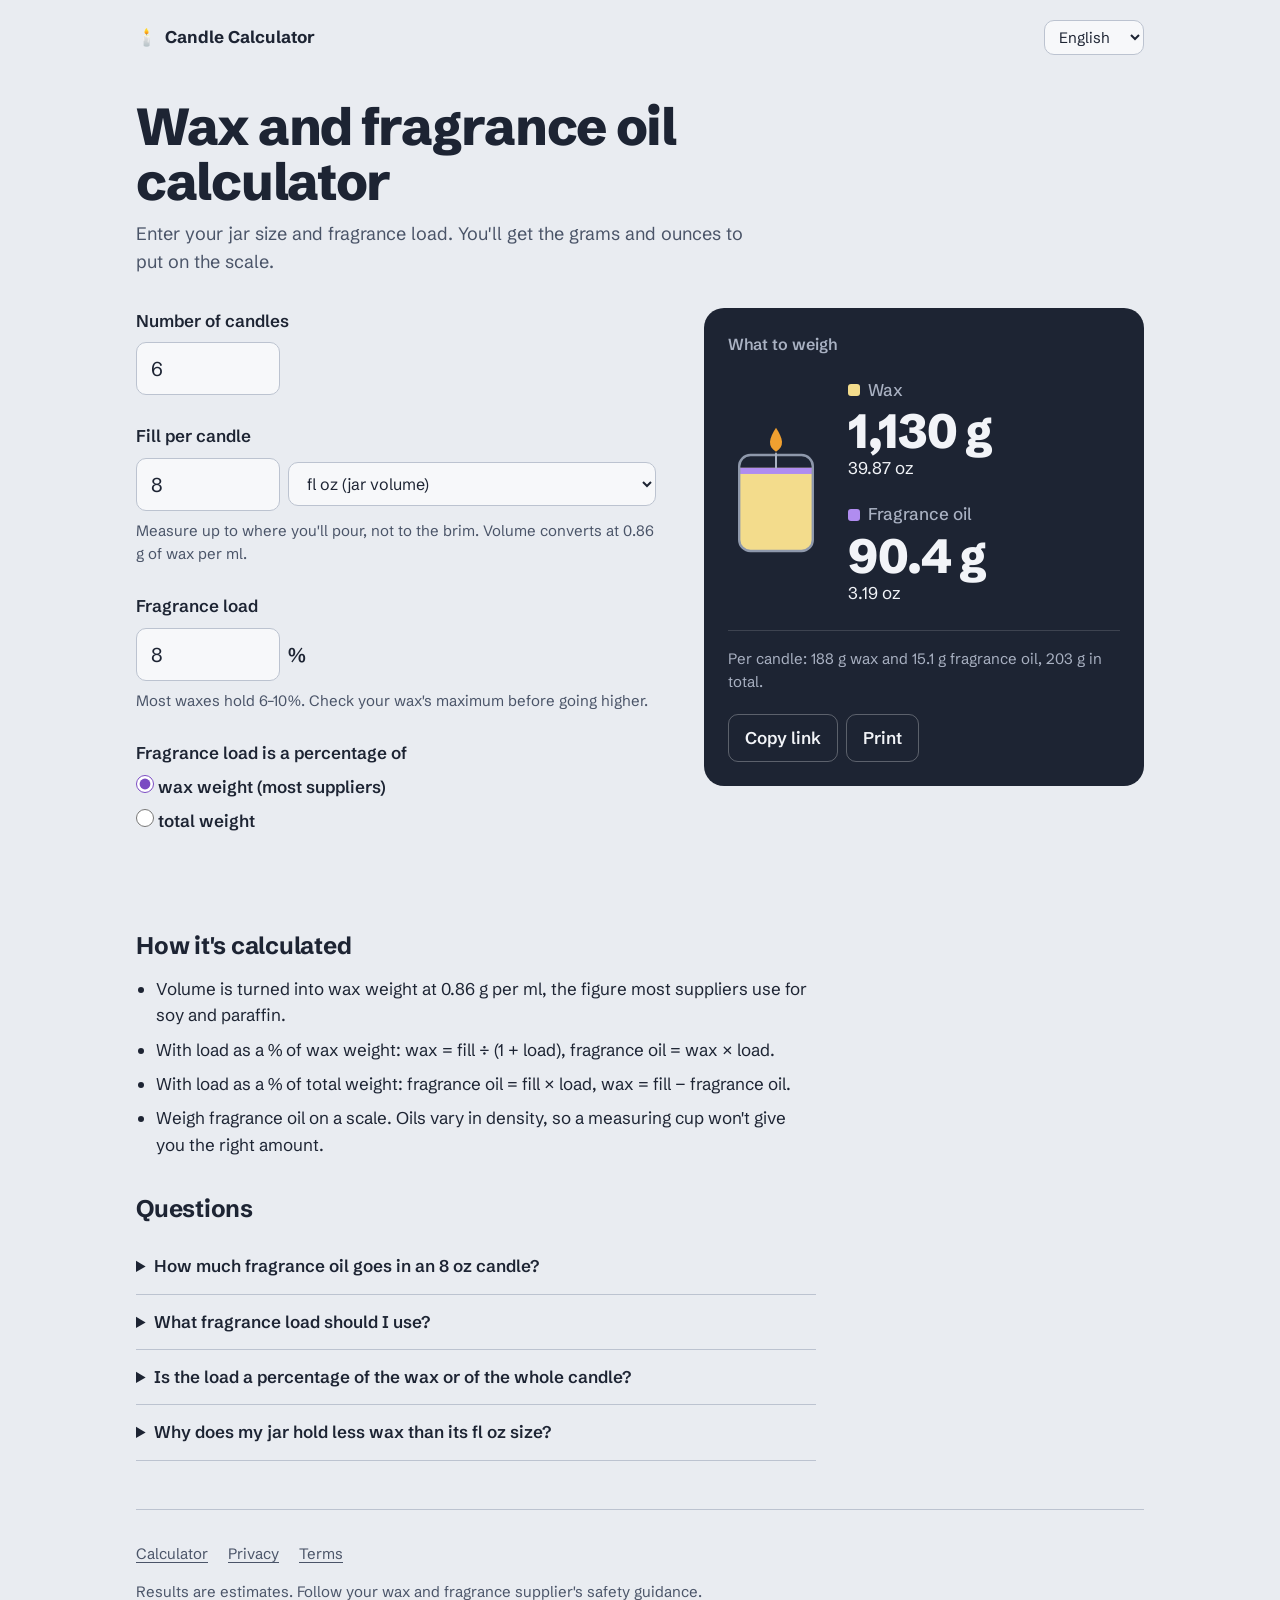
<file: public/index.html>
<!DOCTYPE html>
<html lang="en">
<head>
    <meta charset="UTF-8">
    <meta name="viewport" content="width=device-width, initial-scale=1">
    <title data-i18n="title">Candle Wax &amp; Fragrance Oil Calculator | Free, no sign-up</title>
    <meta name="description" data-i18n-content="metaDesc" content="Work out how much wax and fragrance oil to weigh for any number of candles. Enter your jar size and fragrance load, get grams and ounces.">
    <link rel="canonical" href="https://candle-calculator.com/">
    <link rel="alternate" hreflang="en" href="https://candle-calculator.com/">
    <link rel="alternate" hreflang="de" href="https://candle-calculator.com/?lang=de">
    <link rel="alternate" hreflang="fr" href="https://candle-calculator.com/?lang=fr">
    <link rel="alternate" hreflang="ja" href="https://candle-calculator.com/?lang=ja">
    <link rel="alternate" hreflang="x-default" href="https://candle-calculator.com/">
    <meta property="og:type" content="website">
    <meta property="og:url" content="https://candle-calculator.com/">
    <meta property="og:title" content="Candle Wax &amp; Fragrance Oil Calculator">
    <meta property="og:description" content="Grams and ounces of wax and fragrance oil for any number of candles. Free, no sign-up.">
    <meta property="og:image" content="https://candle-calculator.com/og-image.png">
    <meta property="og:image:width" content="1200">
    <meta property="og:image:height" content="630">
    <meta name="twitter:card" content="summary_large_image">
    <meta name="twitter:image" content="https://candle-calculator.com/og-image.png">
    <meta name="theme-color" content="#E9ECF1" media="(prefers-color-scheme: light)">
    <meta name="theme-color" content="#171B24" media="(prefers-color-scheme: dark)">
    <link rel="icon" href="data:image/svg+xml,<svg xmlns=%22http://www.w3.org/2000/svg%22 viewBox=%220 0 100 100%22><text y=%22.9em%22 font-size=%2290%22>🕯️</text></svg>">
    <link rel="preconnect" href="https://fonts.googleapis.com">
    <link rel="preconnect" href="https://fonts.gstatic.com" crossorigin>
    <link href="https://fonts.googleapis.com/css2?family=Schibsted+Grotesk:wght@400;500;600;700;800&display=swap" rel="stylesheet">
    <link rel="stylesheet" href="style.css">
    <script type="application/ld+json">
    {
        "@context": "https://schema.org",
        "@type": "WebApplication",
        "name": "Candle Calculator",
        "url": "https://candle-calculator.com/",
        "description": "Free calculator for candle wax and fragrance oil amounts by jar size and fragrance load.",
        "applicationCategory": "UtilitiesApplication",
        "operatingSystem": "Web Browser",
        "inLanguage": ["en", "de", "fr", "ja"],
        "offers": { "@type": "Offer", "price": "0", "priceCurrency": "USD" }
    }
    </script>
    <script async src="https://pagead2.googlesyndication.com/pagead/js/adsbygoogle.js?client=ca-pub-9629441899884488" crossorigin="anonymous"></script>
    <script src="script.js" defer></script>
</head>

<body>
    <div class="wrap">
        <header class="site">
            <a class="brand" href="./"><span aria-hidden="true">🕯️</span> <span data-i18n="siteName">Candle Calculator</span></a>
            <label class="lang">
                <span class="sr-only" data-i18n="langLabel">Language</span>
                <select id="lang">
                    <option value="en">English</option>
                    <option value="de">Deutsch</option>
                    <option value="fr">Français</option>
                    <option value="ja">日本語</option>
                </select>
            </label>
        </header>

        <main>
            <div class="intro">
                <h1 data-i18n="h1">Wax and fragrance oil calculator</h1>
                <p data-i18n="lede">Enter your jar size and fragrance load. You'll get the grams and ounces to put on the scale.</p>
            </div>

            <div class="tool">
                <form id="calc" novalidate>
                    <div class="field">
                        <label for="count" data-i18n="labelCount">Number of candles</label>
                        <input id="count" name="count" type="number" inputmode="numeric" min="1" step="1" value="6" required>
                    </div>

                    <div class="field">
                        <label for="fill" id="label-fill" data-i18n="labelFill">Fill per candle</label>
                        <div class="pair">
                            <input id="fill" name="fill" type="number" inputmode="decimal" min="0.01" step="any" value="8" required aria-describedby="hint-fill">
                            <select name="unit" aria-labelledby="label-fill">
                                <option value="floz" data-i18n="unitFloz">fl oz (jar volume)</option>
                                <option value="ml" data-i18n="unitMl">ml (jar volume)</option>
                                <option value="oz" data-i18n="unitOz">oz (weight)</option>
                                <option value="g" data-i18n="unitG">g (weight)</option>
                            </select>
                        </div>
                        <p class="hint" id="hint-fill" data-i18n="hintFill">Measure up to where you'll pour, not to the brim. Volume converts at 0.86 g of wax per ml.</p>
                    </div>

                    <div class="field">
                        <label for="load" data-i18n="labelLoad">Fragrance load</label>
                        <div class="pair pct">
                            <input id="load" name="load" type="number" inputmode="decimal" min="0" max="15" step="any" value="8" required aria-describedby="hint-load">
                            <span aria-hidden="true">%</span>
                        </div>
                        <p class="hint" id="hint-load" data-i18n="hintLoad">Most waxes hold 6–10%. Check your wax's maximum before going higher.</p>
                    </div>

                    <fieldset class="field">
                        <legend data-i18n="legendMethod">Fragrance load is a percentage of</legend>
                        <label class="radio"><input type="radio" name="method" value="wax" checked> <span data-i18n="methodWax">wax weight (most suppliers)</span></label>
                        <label class="radio"><input type="radio" name="method" value="total"> <span data-i18n="methodTotal">total weight</span></label>
                    </fieldset>
                </form>

                <section class="recipe" aria-labelledby="recipe-title">
                    <h2 id="recipe-title" data-i18n="resultsTitle">What to weigh</h2>
                    <div class="recipe-body">
                        <svg class="jar" viewBox="0 0 120 170" aria-hidden="true">
                            <defs><clipPath id="jar-clip"><rect x="14" y="40" width="92" height="120" rx="14"/></clipPath></defs>
                            <g clip-path="url(#jar-clip)">
                                <rect class="jar-wax" x="0" y="56" width="120" height="104"/>
                                <rect class="jar-oil" id="jar-oil" x="0" y="56" width="120" height="8"/>
                            </g>
                            <rect class="jar-glass" x="14" y="40" width="92" height="120" rx="14"/>
                            <line class="jar-wick" x1="60" y1="56" x2="60" y2="38"/>
                            <path class="jar-flame" d="M60 6 C69 20 71 29 60 36 C49 29 51 20 60 6Z"/>
                        </svg>
                        <dl class="amounts" aria-live="polite">
                            <div class="amount">
                                <dt><span class="swatch wax" aria-hidden="true"></span><span data-i18n="resWax">Wax</span></dt>
                                <dd><span class="big" id="out-wax">—</span><span class="small" id="out-wax-oz"></span></dd>
                            </div>
                            <div class="amount">
                                <dt><span class="swatch oil" aria-hidden="true"></span><span data-i18n="resFo">Fragrance oil</span></dt>
                                <dd><span class="big" id="out-fo">—</span><span class="small" id="out-fo-oz"></span></dd>
                            </div>
                        </dl>
                    </div>
                    <p class="each" id="out-each"></p>
                    <div class="actions">
                        <button type="button" id="copy" data-i18n="copyLink">Copy link</button>
                        <button type="button" id="print" data-i18n="print">Print</button>
                    </div>
                </section>
            </div>

            <section class="notes">
                <h2 data-i18n="howTitle">How it's calculated</h2>
                <ul>
                    <li data-i18n="how1">Volume is turned into wax weight at 0.86 g per ml, the figure most suppliers use for soy and paraffin.</li>
                    <li data-i18n="how2">With load as a % of wax weight: wax = fill ÷ (1 + load), fragrance oil = wax × load.</li>
                    <li data-i18n="how3">With load as a % of total weight: fragrance oil = fill × load, wax = fill − fragrance oil.</li>
                    <li data-i18n="how4">Weigh fragrance oil on a scale. Oils vary in density, so a measuring cup won't give you the right amount.</li>
                </ul>

                <h2 data-i18n="faqTitle">Questions</h2>
                <details>
                    <summary data-i18n="q1">How much fragrance oil goes in an 8 oz candle?</summary>
                    <p data-i18n="a1">An 8 fl oz jar holds about 203 g of wax. At an 8% load measured against wax weight, that's about 15 g (0.53 oz) of fragrance oil and 188 g (6.65 oz) of wax.</p>
                </details>
                <details>
                    <summary data-i18n="q2">What fragrance load should I use?</summary>
                    <p data-i18n="a2">Start at 6–8% for most soy and paraffin blends. Many waxes accept up to 10 or 12%, but past your wax's limit the oil seeps out onto the surface, which makers call sweating. Your supplier lists the maximum on the product page.</p>
                </details>
                <details>
                    <summary data-i18n="q3">Is the load a percentage of the wax or of the whole candle?</summary>
                    <p data-i18n="a3">Most suppliers mean the wax weight: an 8% load is 8 g of oil per 100 g of wax. Some makers calculate against the total weight instead, which gives slightly more oil. Pick the convention your recipe or supplier uses.</p>
                </details>
                <details>
                    <summary data-i18n="q4">Why does my jar hold less wax than its fl oz size?</summary>
                    <p data-i18n="a4">Fl oz measures volume, and wax is lighter than water. One fluid ounce of melted wax weighs about 0.9 oz, so an 8 fl oz jar takes roughly 7.2 oz of wax. Jars are also sold by brim capacity, and you'll pour below the rim.</p>
                </details>
            </section>
        </main>

        <footer class="site">
            <nav>
                <a href="./" data-i18n="footerHome">Calculator</a>
                <a href="privacy.html" data-i18n="footerPrivacy">Privacy</a>
                <a href="terms.html" data-i18n="footerTerms">Terms</a>
            </nav>
            <p data-i18n="footerNote">Results are estimates. Follow your wax and fragrance supplier's safety guidance.</p>
        </footer>
    </div>
</body>
</html>
</file>
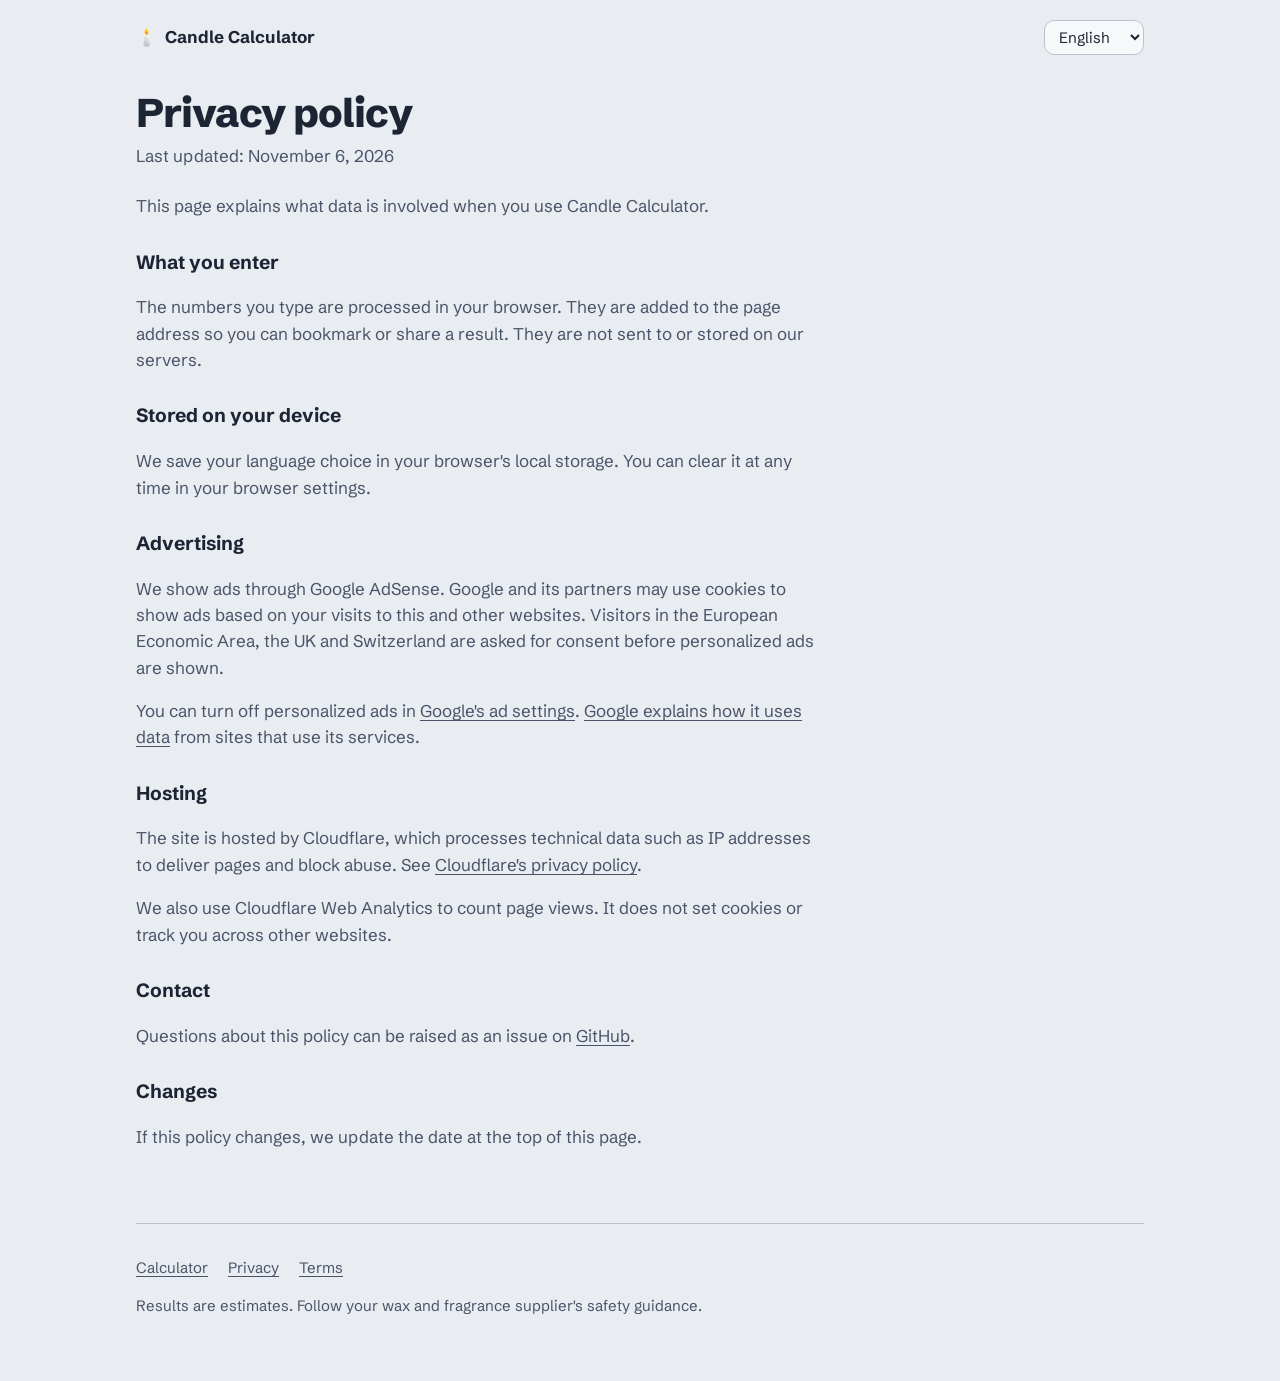
<file: public/privacy.html>
<!DOCTYPE html>
<html lang="en">
<head>
    <meta charset="UTF-8">
    <meta name="viewport" content="width=device-width, initial-scale=1">
    <title data-i18n="privacyTitle">Privacy policy | Candle Calculator</title>
    <meta name="description" content="How Candle Calculator handles data: what stays in your browser, cookies used by Google AdSense, and hosting by Cloudflare.">
    <link rel="canonical" href="https://candle-calculator.com/privacy">
    <meta name="theme-color" content="#E9ECF1" media="(prefers-color-scheme: light)">
    <meta name="theme-color" content="#171B24" media="(prefers-color-scheme: dark)">
    <link rel="icon" href="data:image/svg+xml,<svg xmlns=%22http://www.w3.org/2000/svg%22 viewBox=%220 0 100 100%22><text y=%22.9em%22 font-size=%2290%22>🕯️</text></svg>">
    <link rel="preconnect" href="https://fonts.googleapis.com">
    <link rel="preconnect" href="https://fonts.gstatic.com" crossorigin>
    <link href="https://fonts.googleapis.com/css2?family=Schibsted+Grotesk:wght@400;500;600;700;800&display=swap" rel="stylesheet">
    <link rel="stylesheet" href="style.css">
    <script src="script.js" defer></script>
</head>

<body>
    <div class="wrap">
        <header class="site">
            <a class="brand" href="./"><span aria-hidden="true">🕯️</span> <span data-i18n="siteName">Candle Calculator</span></a>
            <label class="lang">
                <span class="sr-only" data-i18n="langLabel">Language</span>
                <select id="lang">
                    <option value="en">English</option>
                    <option value="de">Deutsch</option>
                    <option value="fr">Français</option>
                    <option value="ja">日本語</option>
                </select>
            </label>
        </header>

        <main class="legal">
            <div class="lang-block" data-lang="en">
                <h1>Privacy policy</h1>
                <p class="updated">Last updated: November 6, 2026</p>
                <p>This page explains what data is involved when you use Candle Calculator.</p>
                <h2>What you enter</h2>
                <p>The numbers you type are processed in your browser. They are added to the page address so you can bookmark or share a result. They are not sent to or stored on our servers.</p>
                <h2>Stored on your device</h2>
                <p>We save your language choice in your browser's local storage. You can clear it at any time in your browser settings.</p>
                <h2>Advertising</h2>
                <p>We show ads through Google AdSense. Google and its partners may use cookies to show ads based on your visits to this and other websites. Visitors in the European Economic Area, the UK and Switzerland are asked for consent before personalized ads are shown.</p>
                <p>You can turn off personalized ads in <a href="https://adssettings.google.com">Google's ad settings</a>. <a href="https://policies.google.com/technologies/partner-sites">Google explains how it uses data</a> from sites that use its services.</p>
                <h2>Hosting</h2>
                <p>The site is hosted by Cloudflare, which processes technical data such as IP addresses to deliver pages and block abuse. See <a href="https://www.cloudflare.com/privacypolicy/">Cloudflare's privacy policy</a>.</p>
                <p>We also use Cloudflare Web Analytics to count page views. It does not set cookies or track you across other websites.</p>
                <h2>Contact</h2>
                <p>Questions about this policy can be raised as an issue on <a href="https://github.com/johanjun/candle-calculator/issues">GitHub</a>.</p>
                <h2>Changes</h2>
                <p>If this policy changes, we update the date at the top of this page.</p>
            </div>

            <div class="lang-block" data-lang="de" hidden>
                <h1>Datenschutzerklärung</h1>
                <p class="updated">Stand: 6. November 2026</p>
                <p>Diese Seite erklärt, welche Daten bei der Nutzung des Kerzenrechners anfallen.</p>
                <h2>Deine Eingaben</h2>
                <p>Die Zahlen, die du eingibst, werden in deinem Browser verarbeitet. Sie werden an die Seitenadresse angehängt, damit du ein Ergebnis speichern oder teilen kannst. Sie werden nicht an unsere Server gesendet oder dort gespeichert.</p>
                <h2>Auf deinem Gerät gespeichert</h2>
                <p>Wir speichern deine Sprachwahl im lokalen Speicher deines Browsers. Du kannst sie jederzeit in den Browsereinstellungen löschen.</p>
                <h2>Werbung</h2>
                <p>Wir zeigen Anzeigen über Google AdSense. Google und seine Partner können Cookies verwenden, um Anzeigen auf Basis deiner Besuche auf dieser und anderen Websites zu zeigen. Besucher aus dem Europäischen Wirtschaftsraum, dem Vereinigten Königreich und der Schweiz werden vor personalisierten Anzeigen um ihre Einwilligung gebeten.</p>
                <p>Personalisierte Anzeigen kannst du in den <a href="https://adssettings.google.com">Anzeigeneinstellungen von Google</a> deaktivieren. <a href="https://policies.google.com/technologies/partner-sites">Google erklärt hier</a>, wie es Daten von Websites nutzt, die seine Dienste einsetzen.</p>
                <h2>Hosting</h2>
                <p>Die Website wird von Cloudflare gehostet. Cloudflare verarbeitet technische Daten wie IP-Adressen, um Seiten auszuliefern und Missbrauch abzuwehren. Siehe <a href="https://www.cloudflare.com/privacypolicy/">Datenschutzerklärung von Cloudflare</a>.</p>
                <p>Außerdem nutzen wir Cloudflare Web Analytics, um Seitenaufrufe zu zählen. Es setzt keine Cookies und verfolgt dich nicht über andere Websites hinweg.</p>
                <h2>Kontakt</h2>
                <p>Fragen zu dieser Erklärung kannst du als Issue auf <a href="https://github.com/johanjun/candle-calculator/issues">GitHub</a> stellen.</p>
                <h2>Änderungen</h2>
                <p>Wenn sich diese Erklärung ändert, passen wir das Datum oben auf dieser Seite an.</p>
            </div>

            <div class="lang-block" data-lang="fr" hidden>
                <h1>Politique de confidentialité</h1>
                <p class="updated">Dernière mise à jour : 6 novembre 2026</p>
                <p>Cette page explique quelles données sont concernées lorsque vous utilisez le Calculateur de bougies.</p>
                <h2>Ce que vous saisissez</h2>
                <p>Les nombres que vous saisissez sont traités dans votre navigateur. Ils sont ajoutés à l'adresse de la page pour que vous puissiez enregistrer ou partager un résultat. Ils ne sont ni envoyés ni stockés sur nos serveurs.</p>
                <h2>Stocké sur votre appareil</h2>
                <p>Nous enregistrons votre choix de langue dans le stockage local de votre navigateur. Vous pouvez l'effacer à tout moment dans les réglages du navigateur.</p>
                <h2>Publicité</h2>
                <p>Nous affichons des annonces via Google AdSense. Google et ses partenaires peuvent utiliser des cookies pour afficher des annonces en fonction de vos visites sur ce site et sur d'autres. Les visiteurs de l'Espace économique européen, du Royaume-Uni et de la Suisse sont invités à donner leur consentement avant l'affichage d'annonces personnalisées.</p>
                <p>Vous pouvez désactiver les annonces personnalisées dans les <a href="https://adssettings.google.com">paramètres des annonces Google</a>. <a href="https://policies.google.com/technologies/partner-sites">Google explique ici</a> comment il utilise les données des sites qui utilisent ses services.</p>
                <h2>Hébergement</h2>
                <p>Le site est hébergé par Cloudflare, qui traite des données techniques comme l'adresse IP pour distribuer les pages et bloquer les abus. Voir la <a href="https://www.cloudflare.com/privacypolicy/">politique de confidentialité de Cloudflare</a>.</p>
                <p>Nous utilisons aussi Cloudflare Web Analytics pour compter les pages vues. Cet outil ne dépose pas de cookies et ne vous suit pas sur d'autres sites.</p>
                <h2>Contact</h2>
                <p>Pour toute question sur cette politique, ouvrez une issue sur <a href="https://github.com/johanjun/candle-calculator/issues">GitHub</a>.</p>
                <h2>Modifications</h2>
                <p>Si cette politique change, nous mettons à jour la date en haut de cette page.</p>
            </div>

            <div class="lang-block" data-lang="ja" hidden>
                <h1>プライバシーポリシー</h1>
                <p class="updated">最終更新日：2026年11月6日</p>
                <p>このページでは、キャンドル計算機の利用時に扱われるデータについて説明します。</p>
                <h2>入力した内容</h2>
                <p>入力した数値はブラウザ内で処理されます。結果をブックマークや共有できるよう、ページのアドレスに追加されます。当サイトのサーバーに送信・保存されることはありません。</p>
                <h2>端末に保存される情報</h2>
                <p>選択した言語をブラウザのローカルストレージに保存します。ブラウザの設定からいつでも削除できます。</p>
                <h2>広告</h2>
                <p>当サイトはGoogle AdSenseで広告を表示しています。Googleとそのパートナーは、当サイトや他のサイトへのアクセス情報に基づいて広告を表示するためにCookieを使用することがあります。欧州経済領域、英国、スイスからのアクセスでは、パーソナライズ広告の表示前に同意を求めます。</p>
                <p>パーソナライズ広告は<a href="https://adssettings.google.com">Googleの広告設定</a>で無効にできます。Googleによるデータの利用方法は<a href="https://policies.google.com/technologies/partner-sites">こちら</a>で確認できます。</p>
                <h2>ホスティング</h2>
                <p>当サイトはCloudflareでホストされています。Cloudflareはページの配信と不正アクセスの防止のため、IPアドレスなどの技術データを処理します。詳しくは<a href="https://www.cloudflare.com/privacypolicy/">Cloudflareのプライバシーポリシー</a>をご覧ください。</p>
                <p>また、ページビューの集計にCloudflare Web Analyticsを使用しています。Cookieは使用せず、他のサイトをまたいだ追跡も行いません。</p>
                <h2>お問い合わせ</h2>
                <p>このポリシーに関するご質問は、<a href="https://github.com/johanjun/candle-calculator/issues">GitHub</a>のIssueでお寄せください。</p>
                <h2>変更</h2>
                <p>このポリシーを変更した場合は、ページ上部の日付を更新します。</p>
            </div>
        </main>

        <footer class="site">
            <nav>
                <a href="./" data-i18n="footerHome">Calculator</a>
                <a href="privacy.html" data-i18n="footerPrivacy">Privacy</a>
                <a href="terms.html" data-i18n="footerTerms">Terms</a>
            </nav>
            <p data-i18n="footerNote">Results are estimates. Follow your wax and fragrance supplier's safety guidance.</p>
        </footer>
    </div>
</body>
</html>
</file>
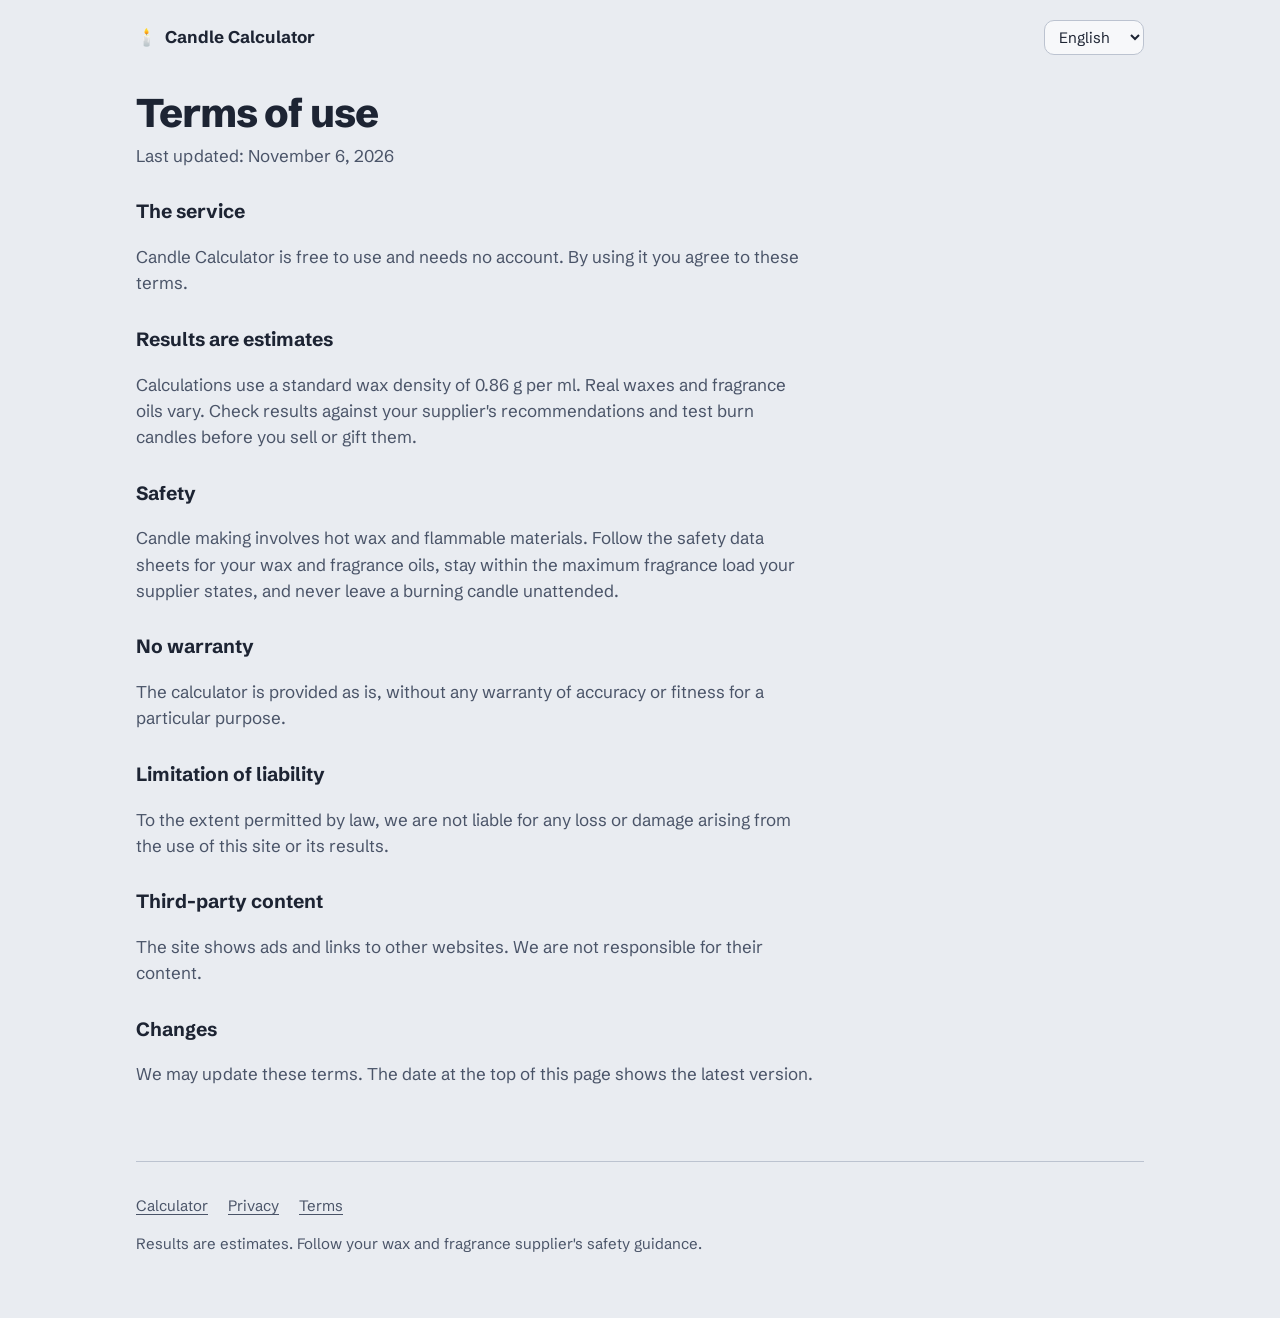
<file: public/terms.html>
<!DOCTYPE html>
<html lang="en">
<head>
    <meta charset="UTF-8">
    <meta name="viewport" content="width=device-width, initial-scale=1">
    <title data-i18n="termsTitle">Terms of use | Candle Calculator</title>
    <meta name="description" content="Terms of use for Candle Calculator, a free wax and fragrance oil calculator.">
    <link rel="canonical" href="https://candle-calculator.com/terms">
    <meta name="theme-color" content="#E9ECF1" media="(prefers-color-scheme: light)">
    <meta name="theme-color" content="#171B24" media="(prefers-color-scheme: dark)">
    <link rel="icon" href="data:image/svg+xml,<svg xmlns=%22http://www.w3.org/2000/svg%22 viewBox=%220 0 100 100%22><text y=%22.9em%22 font-size=%2290%22>🕯️</text></svg>">
    <link rel="preconnect" href="https://fonts.googleapis.com">
    <link rel="preconnect" href="https://fonts.gstatic.com" crossorigin>
    <link href="https://fonts.googleapis.com/css2?family=Schibsted+Grotesk:wght@400;500;600;700;800&display=swap" rel="stylesheet">
    <link rel="stylesheet" href="style.css">
    <script src="script.js" defer></script>
</head>

<body>
    <div class="wrap">
        <header class="site">
            <a class="brand" href="./"><span aria-hidden="true">🕯️</span> <span data-i18n="siteName">Candle Calculator</span></a>
            <label class="lang">
                <span class="sr-only" data-i18n="langLabel">Language</span>
                <select id="lang">
                    <option value="en">English</option>
                    <option value="de">Deutsch</option>
                    <option value="fr">Français</option>
                    <option value="ja">日本語</option>
                </select>
            </label>
        </header>

        <main class="legal">
            <div class="lang-block" data-lang="en">
                <h1>Terms of use</h1>
                <p class="updated">Last updated: November 6, 2026</p>
                <h2>The service</h2>
                <p>Candle Calculator is free to use and needs no account. By using it you agree to these terms.</p>
                <h2>Results are estimates</h2>
                <p>Calculations use a standard wax density of 0.86 g per ml. Real waxes and fragrance oils vary. Check results against your supplier's recommendations and test burn candles before you sell or gift them.</p>
                <h2>Safety</h2>
                <p>Candle making involves hot wax and flammable materials. Follow the safety data sheets for your wax and fragrance oils, stay within the maximum fragrance load your supplier states, and never leave a burning candle unattended.</p>
                <h2>No warranty</h2>
                <p>The calculator is provided as is, without any warranty of accuracy or fitness for a particular purpose.</p>
                <h2>Limitation of liability</h2>
                <p>To the extent permitted by law, we are not liable for any loss or damage arising from the use of this site or its results.</p>
                <h2>Third-party content</h2>
                <p>The site shows ads and links to other websites. We are not responsible for their content.</p>
                <h2>Changes</h2>
                <p>We may update these terms. The date at the top of this page shows the latest version.</p>
            </div>

            <div class="lang-block" data-lang="de" hidden>
                <h1>Nutzungsbedingungen</h1>
                <p class="updated">Stand: 6. November 2026</p>
                <h2>Der Dienst</h2>
                <p>Der Kerzenrechner ist kostenlos und ohne Konto nutzbar. Mit der Nutzung stimmst du diesen Bedingungen zu.</p>
                <h2>Ergebnisse sind Richtwerte</h2>
                <p>Die Berechnung nutzt eine Standarddichte von 0,86 g Wachs pro ml. Echte Wachse und Duftöle weichen ab. Gleiche die Ergebnisse mit den Empfehlungen deines Händlers ab und mache Probebrände, bevor du Kerzen verkaufst oder verschenkst.</p>
                <h2>Sicherheit</h2>
                <p>Beim Kerzengießen arbeitest du mit heißem Wachs und brennbaren Stoffen. Beachte die Sicherheitsdatenblätter deines Wachses und deiner Duftöle, bleib unter dem vom Händler angegebenen maximalen Duftanteil und lass brennende Kerzen nie unbeaufsichtigt.</p>
                <h2>Keine Gewährleistung</h2>
                <p>Der Rechner wird ohne Gewähr für Richtigkeit oder Eignung für einen bestimmten Zweck bereitgestellt.</p>
                <h2>Haftungsbeschränkung</h2>
                <p>Soweit gesetzlich zulässig, haften wir nicht für Verluste oder Schäden, die aus der Nutzung dieser Website oder ihrer Ergebnisse entstehen.</p>
                <h2>Inhalte Dritter</h2>
                <p>Die Website zeigt Anzeigen und verlinkt auf andere Websites. Für deren Inhalte sind wir nicht verantwortlich.</p>
                <h2>Änderungen</h2>
                <p>Wir können diese Bedingungen anpassen. Das Datum oben auf dieser Seite zeigt die aktuelle Fassung.</p>
            </div>

            <div class="lang-block" data-lang="fr" hidden>
                <h1>Conditions d'utilisation</h1>
                <p class="updated">Dernière mise à jour : 6 novembre 2026</p>
                <h2>Le service</h2>
                <p>Le Calculateur de bougies est gratuit et ne demande aucun compte. En l'utilisant, vous acceptez ces conditions.</p>
                <h2>Les résultats sont indicatifs</h2>
                <p>Les calculs utilisent une densité standard de 0,86 g de cire par ml. Les cires et les parfums réels varient. Comparez les résultats aux recommandations de votre fournisseur et faites des tests de combustion avant de vendre ou d'offrir vos bougies.</p>
                <h2>Sécurité</h2>
                <p>La fabrication de bougies implique de la cire chaude et des matières inflammables. Suivez les fiches de données de sécurité de votre cire et de vos parfums, restez sous le taux de parfum maximal indiqué par le fournisseur et ne laissez jamais une bougie allumée sans surveillance.</p>
                <h2>Absence de garantie</h2>
                <p>Le calculateur est fourni en l'état, sans garantie d'exactitude ni d'adéquation à un usage particulier.</p>
                <h2>Limitation de responsabilité</h2>
                <p>Dans les limites prévues par la loi, nous ne sommes pas responsables des pertes ou dommages liés à l'utilisation de ce site ou de ses résultats.</p>
                <h2>Contenus tiers</h2>
                <p>Le site affiche des annonces et des liens vers d'autres sites. Nous ne sommes pas responsables de leur contenu.</p>
                <h2>Modifications</h2>
                <p>Nous pouvons modifier ces conditions. La date en haut de cette page indique la version en vigueur.</p>
            </div>

            <div class="lang-block" data-lang="ja" hidden>
                <h1>利用規約</h1>
                <p class="updated">最終更新日：2026年11月6日</p>
                <h2>サービスについて</h2>
                <p>キャンドル計算機は無料で、アカウント登録なしで利用できます。利用することで本規約に同意したものとみなします。</p>
                <h2>計算結果は目安です</h2>
                <p>計算にはワックス1 mlあたり0.86 gという標準密度を使っています。実際のワックスや香料には個体差があります。販売店の推奨値と照らし合わせ、販売や贈り物にする前に試し燃焼をしてください。</p>
                <h2>安全について</h2>
                <p>キャンドル作りでは高温のワックスや可燃物を扱います。ワックスと香料の安全データシートに従い、販売店が示す香料の上限を超えないようにし、火のついたキャンドルから目を離さないでください。</p>
                <h2>保証の否認</h2>
                <p>本計算機は現状のまま提供され、正確性や特定目的への適合性について保証しません。</p>
                <h2>責任の制限</h2>
                <p>法律で認められる範囲で、当サイトまたはその計算結果の利用によって生じた損失や損害について責任を負いません。</p>
                <h2>第三者のコンテンツ</h2>
                <p>当サイトには広告や他サイトへのリンクが表示されます。それらの内容について当サイトは責任を負いません。</p>
                <h2>変更</h2>
                <p>本規約は変更されることがあります。ページ上部の日付が最新版を示します。</p>
            </div>
        </main>

        <footer class="site">
            <nav>
                <a href="./" data-i18n="footerHome">Calculator</a>
                <a href="privacy.html" data-i18n="footerPrivacy">Privacy</a>
                <a href="terms.html" data-i18n="footerTerms">Terms</a>
            </nav>
            <p data-i18n="footerNote">Results are estimates. Follow your wax and fragrance supplier's safety guidance.</p>
        </footer>
    </div>
</body>
</html>
</file>
<file: public/style.css>
:root {
    color-scheme: light dark;
    /* page */
    --smoke: #E9ECF1;
    --field: #F7F8FA;
    --ink: #1D2433;
    --ink-2: #4A5468;
    --line: #BCC3D0;
    /* the weighing panel is dark in both themes */
    --panel: #1D2433;
    --panel-ink: #F2F4F8;
    --panel-ink-2: #A9B1C2;
    --wax: #F3DC8C;
    --oil: #B08CF0;
    --flame: #F0A030;
    --glass: #8E98AB;
    --focus: #7A4BC2;
    --radius: 10px;
}

@media (prefers-color-scheme: dark) {
    :root {
        --smoke: #171B24;
        --field: #1F2430;
        --ink: #E7EAF0;
        --ink-2: #A9B1C2;
        --line: #3A4253;
        --panel: #252B39;
        --focus: #B08CF0;
    }
}

*, *::before, *::after { box-sizing: border-box; }

body {
    margin: 0;
    background: var(--smoke);
    color: var(--ink);
    font: 400 1.0625rem/1.55 "Schibsted Grotesk", system-ui, "Hiragino Sans", "Yu Gothic", sans-serif;
    -webkit-text-size-adjust: 100%;
}

.wrap { max-width: 1040px; margin: 0 auto; padding: 0 16px; }

a { color: inherit; text-underline-offset: 3px; }

:focus-visible { outline: 3px solid var(--focus); outline-offset: 2px; }

.sr-only {
    position: absolute; width: 1px; height: 1px; padding: 0; margin: -1px;
    overflow: hidden; clip: rect(0 0 0 0); white-space: nowrap; border: 0;
}

/* header */
header.site { display: flex; justify-content: space-between; align-items: center; gap: 12px; padding: 20px 0; }
.brand { display: flex; align-items: center; gap: 8px; font-weight: 700; text-decoration: none; }
.lang select { font: inherit; font-size: 0.9375rem; padding: 6px 10px; border: 1.5px solid var(--line); border-radius: var(--radius); background: var(--field); color: var(--ink); }

/* intro */
.intro { padding: 24px 0 32px; }
.intro h1 {
    margin: 0 0 12px;
    font-size: clamp(2rem, 6vw, 3.25rem);
    font-weight: 800;
    line-height: 1.05;
    letter-spacing: -0.025em;
    max-width: 14em;
}
.intro p { margin: 0; color: var(--ink-2); font-size: 1.125rem; max-width: 34em; }

/* tool: form + weighing panel */
.tool { display: grid; gap: 32px; align-items: start; }
@media (min-width: 760px) {
    .tool { grid-template-columns: minmax(0, 1fr) minmax(0, 440px); gap: 48px; }
    .recipe { position: sticky; top: 16px; }
}

.field { margin: 0 0 28px; padding: 0; border: 0; min-width: 0; }
.field > label, .field > legend { display: block; margin-bottom: 8px; font-weight: 600; padding: 0; }
.hint { margin: 8px 0 0; color: var(--ink-2); font-size: 0.9375rem; max-width: 36em; }

input[type="number"], .pair select {
    font: inherit;
    font-size: 1.25rem;
    padding: 10px 14px;
    border: 1.5px solid var(--line);
    border-radius: var(--radius);
    background: var(--field);
    color: var(--ink);
    width: 100%;
    min-width: 0;
}
input[type="number"]:invalid { border-color: #C2410C; }
.pair { display: grid; grid-template-columns: minmax(0, 9rem) minmax(0, 1fr); gap: 8px; align-items: center; }
.pair select { font-size: 1rem; }
.pct { grid-template-columns: minmax(0, 9rem) auto; justify-content: start; }
.pct span { font-size: 1.25rem; font-weight: 600; }
#count { max-width: 9rem; }

.radio { display: flex; gap: 10px; align-items: center; padding: 6px 0; cursor: pointer; }
.radio input { width: 1.15rem; height: 1.15rem; margin: 0; accent-color: var(--focus); }

/* the weighing panel */
.recipe {
    background: var(--panel);
    color: var(--panel-ink);
    border-radius: 20px;
    padding: 24px;
}
.recipe h2 { margin: 0 0 20px; font-size: 1rem; font-weight: 600; color: var(--panel-ink-2); }
.recipe-body { display: grid; grid-template-columns: 96px minmax(0, 1fr); gap: 24px; align-items: center; }

.jar { width: 100%; height: auto; overflow: visible; }
.jar-wax { fill: var(--wax); }
.jar-oil { fill: var(--oil); transition: height 0.2s ease; }
.jar-glass { fill: none; stroke: var(--glass); stroke-width: 3; }
.jar-wick { stroke: var(--panel-ink-2); stroke-width: 2.5; stroke-linecap: round; }
.jar-flame { fill: var(--flame); transform-origin: 60px 36px; animation: flicker 3.2s ease-in-out infinite; }
@keyframes flicker {
    0%, 100% { transform: scale(1, 1) rotate(0deg); }
    30% { transform: scale(0.94, 1.06) rotate(-2deg); }
    60% { transform: scale(1.04, 0.95) rotate(1.5deg); }
}
@media (prefers-reduced-motion: reduce) {
    .jar-flame { animation: none; }
    .jar-oil { transition: none; }
}

.amounts { margin: 0; display: grid; gap: 20px; }
.amount dt { display: flex; align-items: center; gap: 8px; font-weight: 500; color: var(--panel-ink-2); }
.amount dd { margin: 4px 0 0; }
.swatch { width: 12px; height: 12px; border-radius: 3px; flex: none; }
.swatch.wax { background: var(--wax); }
.swatch.oil { background: var(--oil); }
.big {
    display: block;
    font-size: clamp(2.25rem, 7vw, 3rem);
    font-weight: 800;
    line-height: 1;
    letter-spacing: -0.02em;
}

.each { margin: 24px 0 0; padding-top: 16px; border-top: 1px solid rgba(255, 255, 255, 0.14); color: var(--panel-ink-2); font-size: 0.9375rem; }

.actions { display: flex; flex-wrap: wrap; gap: 8px; margin-top: 20px; }
.actions button {
    font: inherit;
    font-weight: 600;
    padding: 10px 16px;
    border-radius: var(--radius);
    border: 1.5px solid rgba(255, 255, 255, 0.28);
    background: transparent;
    color: var(--panel-ink);
    cursor: pointer;
}
.actions button:hover { background: rgba(255, 255, 255, 0.08); }
.actions button:focus-visible { outline-color: var(--oil); }

/* notes and FAQ */
.notes { max-width: 68ch; padding: 56px 0 24px; }
.notes h2 { font-size: 1.5rem; font-weight: 700; letter-spacing: -0.01em; margin: 32px 0 12px; }
.notes h2:first-child { margin-top: 0; }
.notes ul { padding-left: 1.2em; margin: 0; }
.notes li { margin-bottom: 8px; }
details { border-bottom: 1px solid var(--line); }
details summary { cursor: pointer; padding: 14px 0; font-weight: 600; }
details p { margin: 0 0 16px; color: var(--ink-2); }

/* legal pages */
.legal { max-width: 68ch; padding: 16px 0 32px; }
.legal h1 { font-size: clamp(1.75rem, 5vw, 2.5rem); font-weight: 800; letter-spacing: -0.02em; line-height: 1.1; margin: 0 0 8px; }
.legal h2 { font-size: 1.2rem; margin: 28px 0 8px; }
.legal p, .legal li { color: var(--ink-2); }
.legal .updated { margin: 0 0 24px; }

/* footer */
footer.site { padding: 32px 0 48px; border-top: 1px solid var(--line); margin-top: 24px; color: var(--ink-2); font-size: 0.9375rem; }
footer.site nav { display: flex; flex-wrap: wrap; gap: 8px 20px; margin-bottom: 8px; }

@media print {
    body { background: #fff; color: #000; }
    .lang, .actions, .notes, footer.site, .intro p, .hint { display: none; }
    .tool { grid-template-columns: 1fr 1fr; }
    .recipe { position: static; background: #fff; color: #000; border: 1.5px solid #000; }
    .recipe h2, .small, .each, .amount dt { color: #000; }
    .jar-wick { stroke: #000; }
    .jar-flame { animation: none; }
}
</file>
